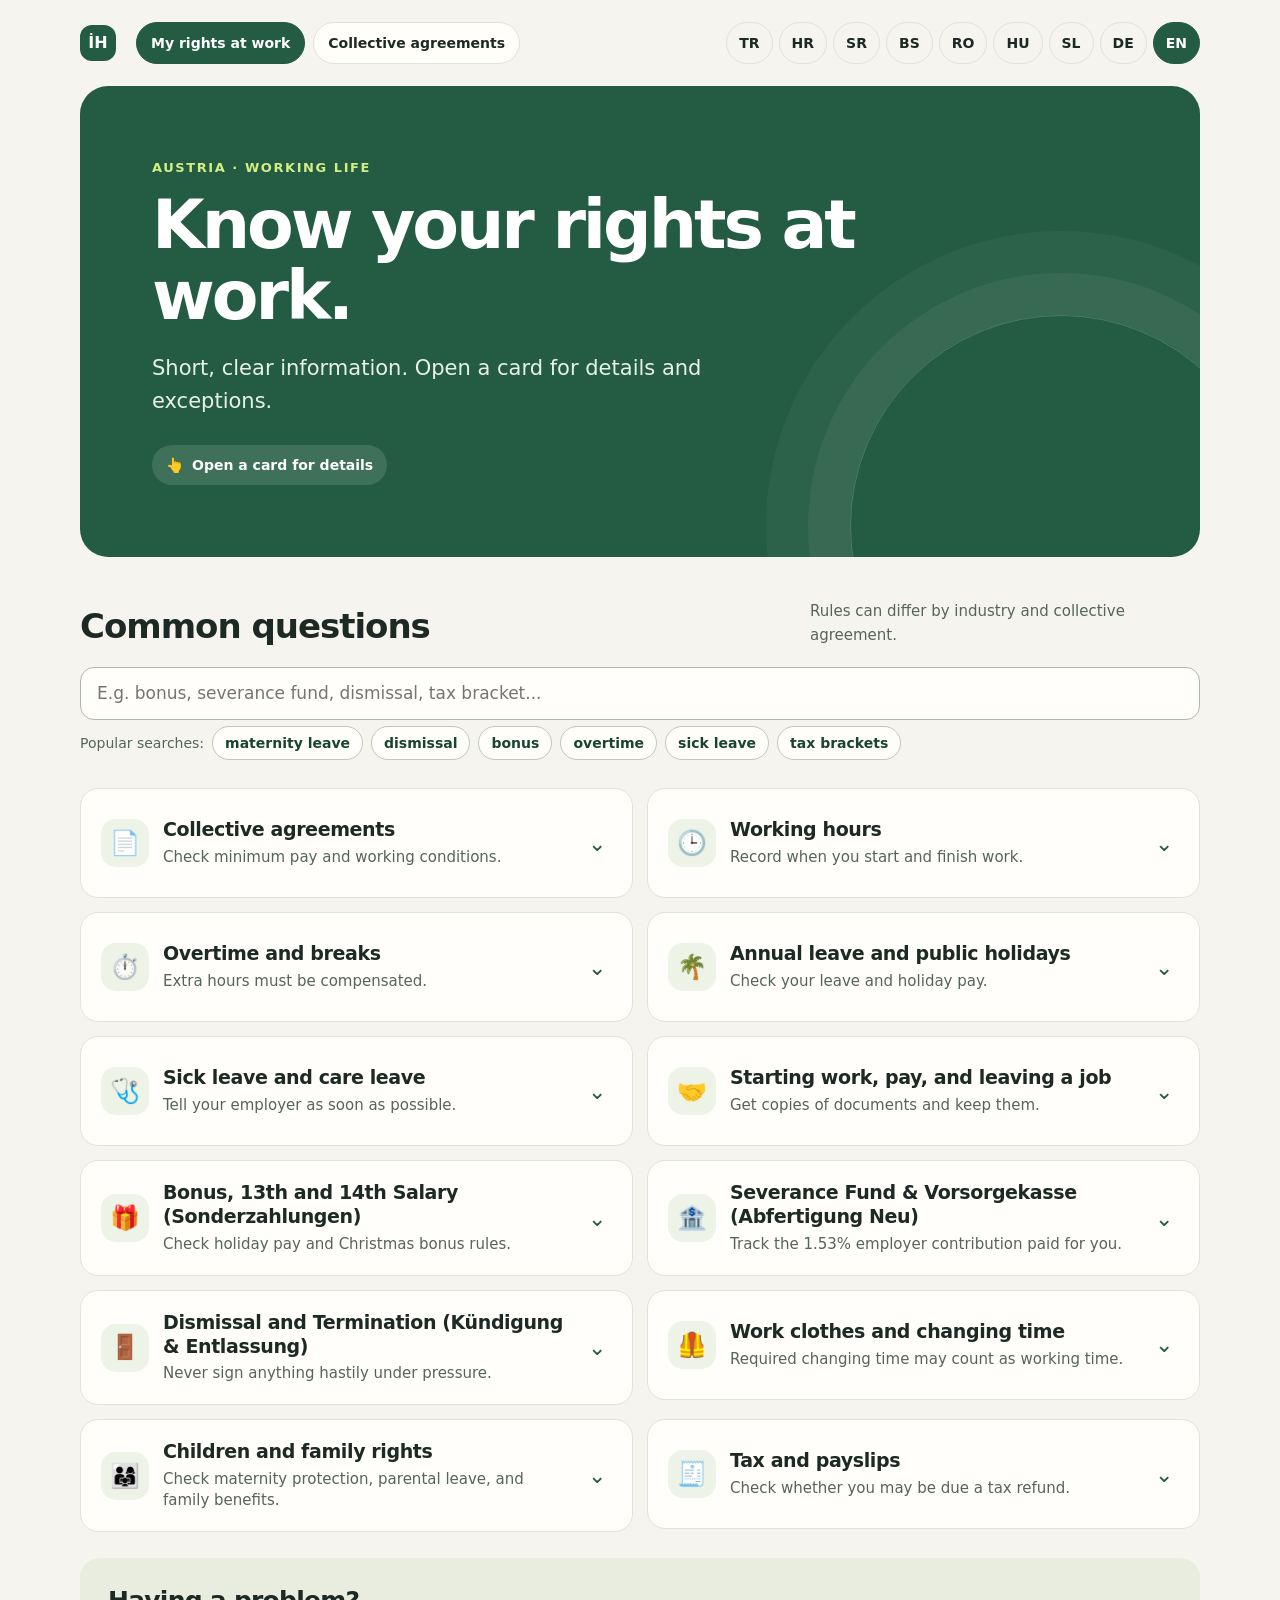
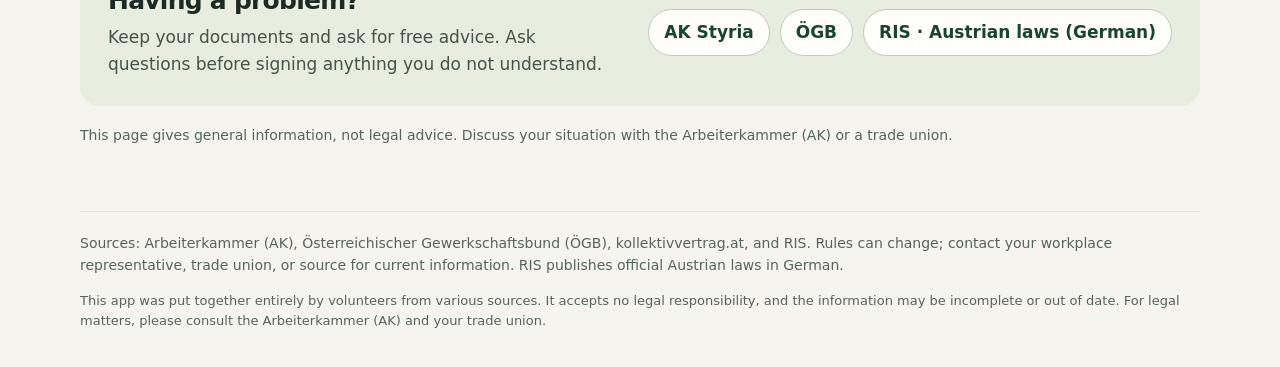
<file: index.html>
<!doctype html>
<html lang="tr">
<head>
  <meta charset="utf-8">
  <meta name="viewport" content="width=device-width, initial-scale=1">
  <meta name="theme-color" content="#f5f4ee">
  <meta name="description" content="Avusturya'da çalışanlar için sade ve çok dilli işçi hakları rehberi.">
  <title>İşçi olarak haklarım · Avusturya'da çalışma rehberi</title>
  <link rel="stylesheet" href="assets/styles.css">
</head>
<body>
  <div class="wrap">
    <header class="topbar">
      <a class="brand" href="#" aria-label="Haklarım - ana sayfa">
        <span class="brand-mark" aria-hidden="true">İH</span>
      </a>
      <nav class="page-nav" aria-label="Sayfalar">
        <a class="header-link" href="index.html" data-i18n="guideLink" aria-current="page">Haklarım</a>
        <a class="header-link" href="collective-agreements.html" data-i18n="catalogLink">Toplu sözleşmeler</a>
      </nav>
      <nav class="language" id="languages"></nav>
    </header>

    <section class="hero" aria-labelledby="page-title">
      <p class="eyebrow" data-i18n="eyebrow">Avusturya · Çalışma hayatı</p>
      <h1 id="page-title" data-i18n="title">İşçi olarak haklarım.</h1>
      <p class="hero-copy" data-i18n="intro">Kısa ve sade bilgiler. Bir karta dokun, ayrıntıları ve istisnaları gör.</p>
      <div class="hero-tip"><span aria-hidden="true">👆</span><span data-i18n="tip">Ayrıntı için kartları aç</span></div>
    </section>

    <main>
      <div class="section-heading">
        <h2 data-i18n="sectionTitle">En çok sorulan konular</h2>
        <p data-i18n="sectionIntro">Kurallar iş koluna ve toplu sözleşmeye göre değişebilir.</p>
      </div>

      <section class="guide-search" role="search">
        <label for="guideSearch" class="visually-hidden" data-i18n="searchLabel">Konu veya anahtar kelime ara</label>
        <input id="guideSearch" type="search" autocomplete="off" placeholder="Örn: annelik, ikramiye, kıdem tazminatı, kovulma, vergi dilimi...">
        <p class="concept-hint" id="searchSuggestions"></p>
        <p class="concept-hint" id="conceptHint" hidden></p>
        <p class="search-status" id="guideSearchStatus" aria-live="polite"></p>
      </section>

      <div class="cards" id="cards"></div>

      <div id="searchResultsSection" class="search-results-section" hidden></div>

      <p class="load-error" id="noCardResults" role="status" hidden></p>
      <p class="load-error" id="loadError" role="alert" hidden></p>

      <section class="help" aria-labelledby="help-title">
        <div>
          <h2 id="help-title" data-i18n="helpTitle">Bir sorun mu var?</h2>
          <p data-i18n="helpText">Belgelerini sakla ve ücretsiz danışmanlık iste. Anlamadığın bir şeyi imzalamadan önce sor.</p>
        </div>
        <div class="help-links" id="helpLinks"></div>
      </section>
      <p class="disclaimer" data-i18n="disclaimer">Bu sayfa genel bilgilendirmedir; hukuki danışmanlık değildir. Özel durumunu Arbeiterkammer (AK) veya sendika ile görüş.</p>
    </main>
    <footer data-i18n="footer">Kaynaklar: Arbeiterkammer (AK), Österreichischer Gewerkschaftsbund (ÖGB) ve kollektivvertrag.at. Bilgiler değişebilir; güncel durum için kaynağa danış.</footer>
    <p class="volunteer-note" role="note" data-shared="volunteerNote">Bu uygulama tamamen gönüllü olarak, çeşitli kaynaklardan derlenen bilgilerle hazırlanmıştır. Yasal bir sorumluluk üstlenmez; bilgiler eksik veya güncelliğini yitirmiş olabilir. Yasal konularda lütfen Arbeiterkammer (AK) ve sendikanızla görüşün.</p>
  </div>

  <script src="assets/common.js" defer></script>
  <script src="assets/semantic.js" defer></script>
  <script src="assets/search-retriever.js" defer></script>
  <script src="assets/tax-section.js" defer></script>
  <script src="assets/app.js" defer></script>
</body>
</html>
</file>
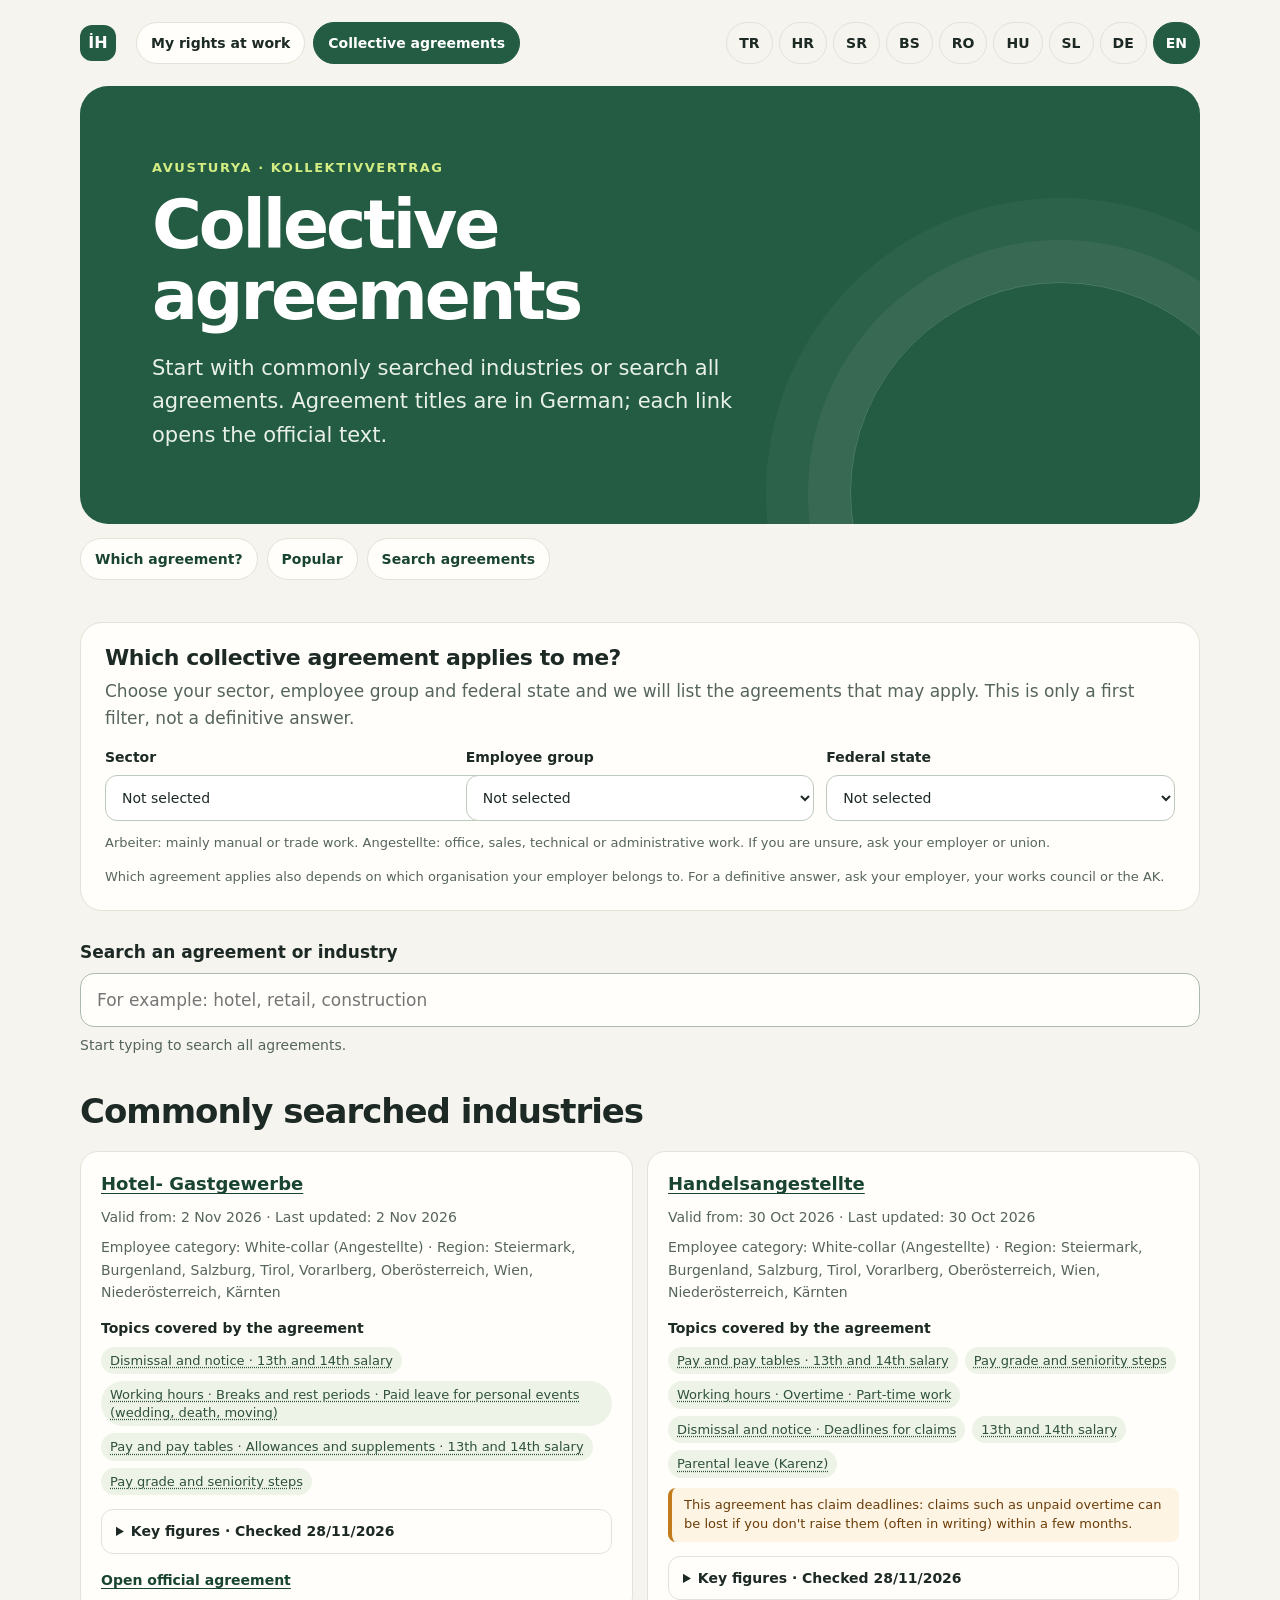
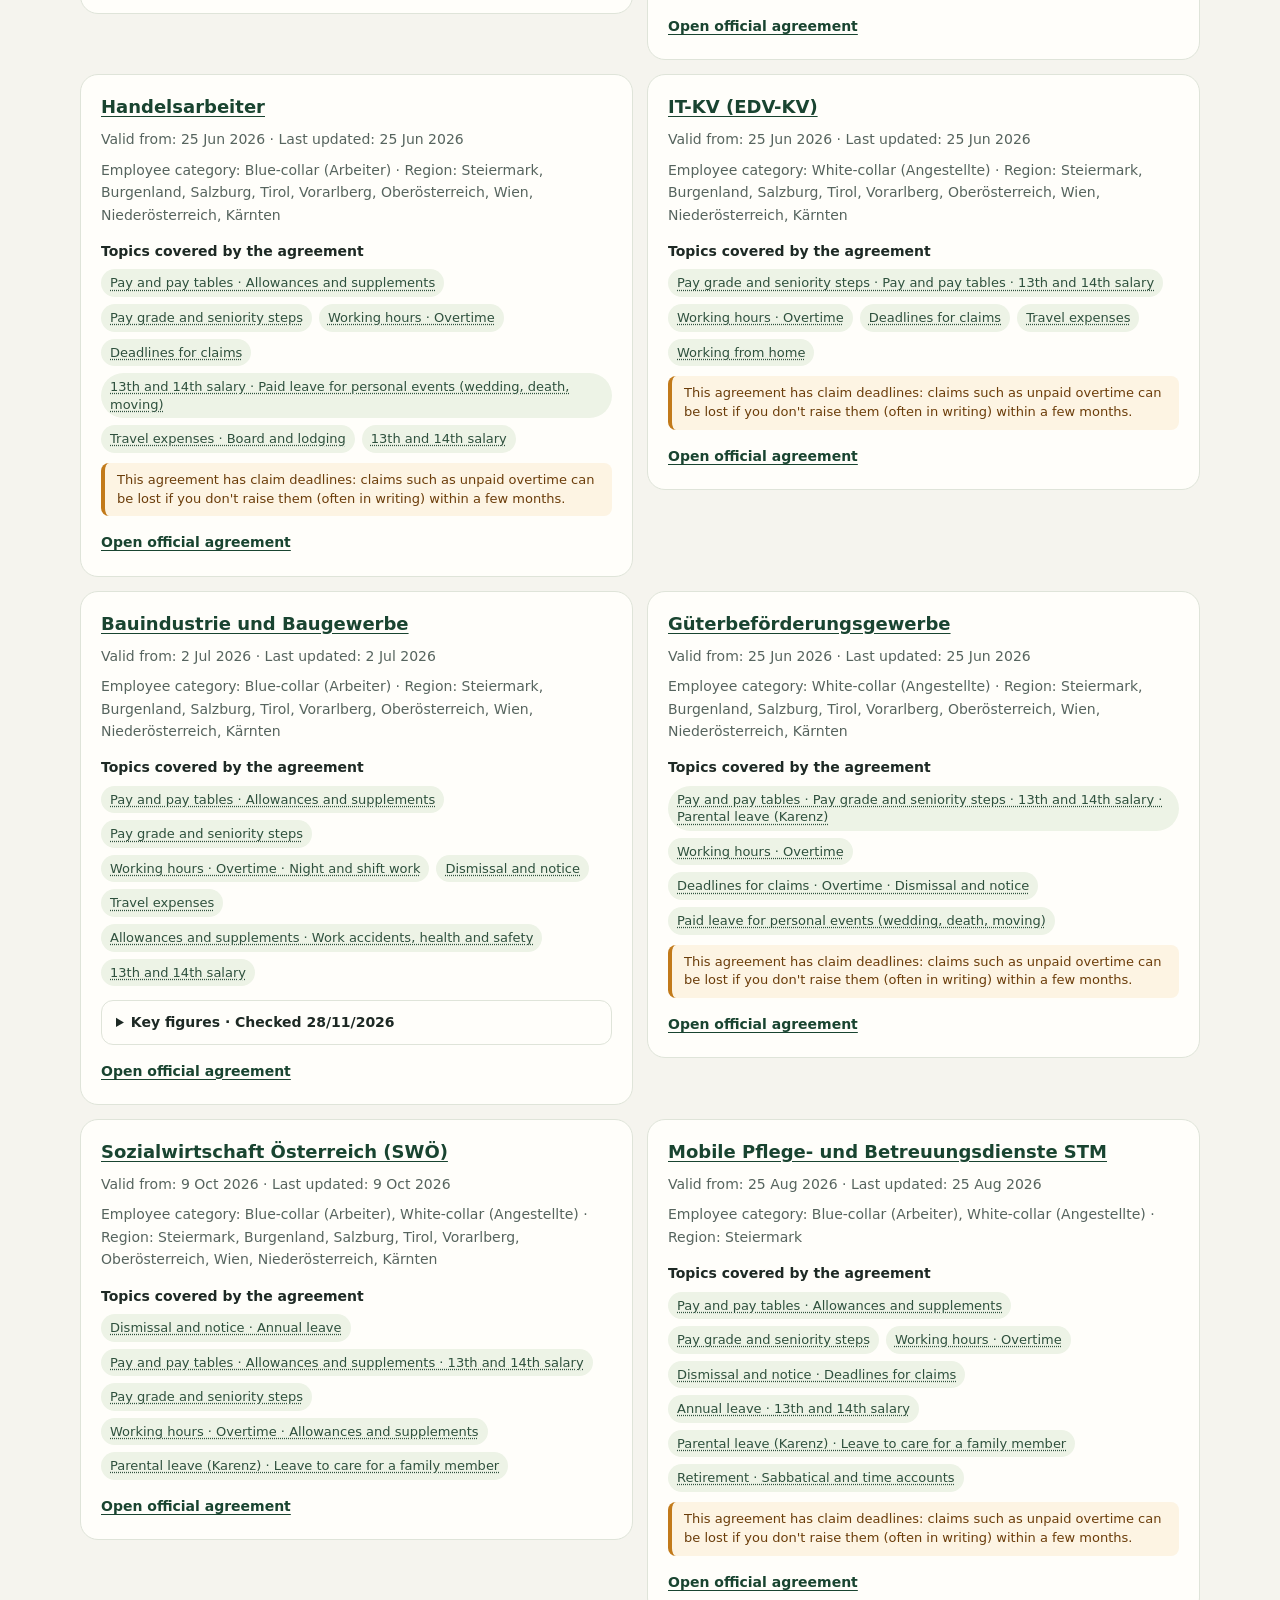
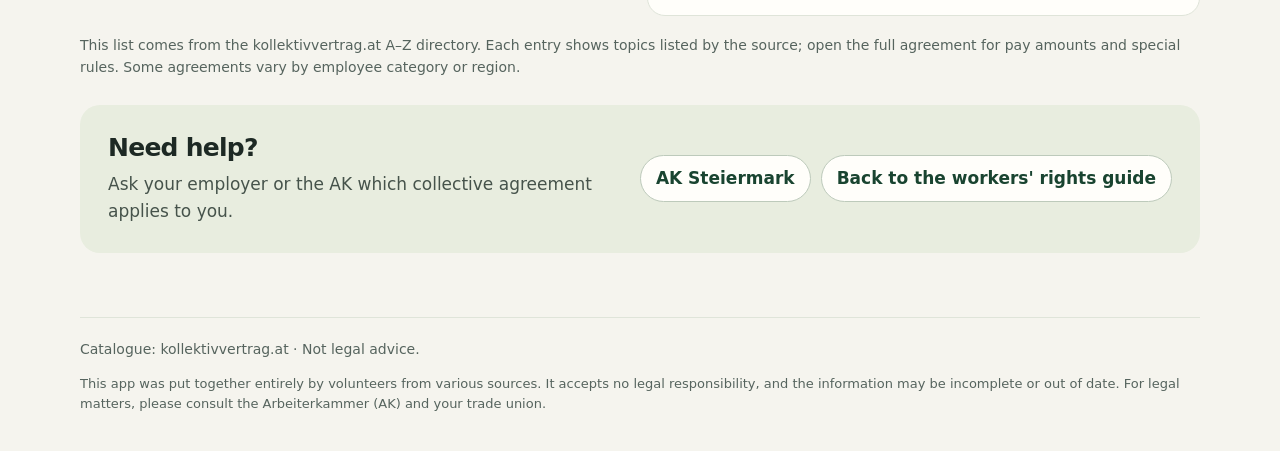
<file: collective-agreements.html>
<!doctype html>
<html lang="tr">
<head>
  <meta charset="utf-8">
  <meta name="viewport" content="width=device-width, initial-scale=1">
  <meta name="theme-color" content="#f5f4ee">
  <meta name="description" content="Avusturya'daki toplu sözleşmeleri sektörlere göre arayın.">
  <title>Toplu sözleşmeler · İşçi Haklarım</title>
  <link rel="stylesheet" href="assets/styles.css">
  <script src="assets/common.js" defer></script>
  <script src="assets/semantic.js" defer></script>
  <script src="assets/kv-facts.js" defer></script>
  <script src="assets/catalog.js" defer></script>
</head>
<body>
  <div class="wrap">
    <header class="topbar">
      <a class="brand" href="index.html">
        <span class="brand-mark" aria-hidden="true">İH</span>
      </a>
      <nav class="page-nav" aria-label="Sayfa bağlantıları">
        <a class="header-link" href="index.html" data-catalog="guideLink">Haklarım</a>
        <a class="header-link" href="collective-agreements.html" data-catalog="catalogLink" aria-current="page">Toplu sözleşmeler</a>
      </nav>
      <nav class="language" id="languages"></nav>
    </header>

    <section class="hero" aria-labelledby="page-title">
      <p class="eyebrow">Avusturya · Kollektivvertrag</p>
      <h1 id="page-title" data-catalog="pageTitle">Toplu sözleşmeler</h1>
      <p class="hero-copy" data-catalog="intro">Sık aranan sektörlere bakın veya tüm sözleşmeler arasında arama yapın.</p>
    </section>

    <nav class="section-jump" aria-label="Bölümlere git" data-employer-nav>
      <a href="#finder" data-shared="finderNav">Hangi sözleşme?</a>
      <a href="#popularSection" data-employer-ui="jumpPopular">Sık arananlar</a>
      <a href="#catalogSearch" data-employer-ui="jumpCatalog">KV ara</a>
    </nav>

    <main>
      <section class="finder" id="finder" aria-labelledby="finderTitle">
        <h2 id="finderTitle" data-shared="finderTitle">Sana hangi sözleşme uygulanır?</h2>
        <p data-shared="finderIntro"></p>
        <div class="finder-fields">
          <label><span data-shared="finderSector">Sektör</span><select id="finderSector"></select></label>
          <label><span data-shared="finderType">Çalışan grubu</span><select id="finderType"></select></label>
          <label><span data-shared="finderRegion">Eyalet</span><select id="finderRegion"></select></label>
        </div>
        <p class="finder-help" data-shared="typeHelp"></p>
        <p class="finder-status" id="finderStatus" aria-live="polite"></p>
        <p class="finder-tip" data-shared="finderTip"></p>
        <button type="button" class="concept-chip" id="finderReset" data-shared="finderReset" hidden>Seçimleri temizle</button>
      </section>

      <section class="catalog-search" id="catalogSearch" role="search">
        <label for="agreementSearch" data-catalog="searchLabel">Sözleşme veya sektör ara</label>
        <input id="agreementSearch" type="search" autocomplete="off" placeholder="Sektör adı veya sözleşme başlığı">
        <p id="resultCount" aria-live="polite"></p>
      </section>

      <section id="popularSection">
        <div class="section-heading">
          <h2 data-catalog="popularTitle">Sık aranan sektörler</h2>
        </div>
        <div class="agreement-grid" id="popularAgreements"></div>
      </section>

      <p id="catalogError" class="load-error" role="alert" hidden></p>
      <section class="all-agreements" aria-labelledby="allTitle" hidden>
        <div class="section-heading">
          <h2 id="allTitle" data-catalog="allTitle">Tüm sözleşmeler · A–Z</h2>
        </div>
        <div class="agreement-grid" id="allAgreements"></div>
        <p id="noResults" class="load-error" hidden></p>
      </section>

      <p class="disclaimer" data-catalog="disclaimer"></p>
      <section class="help">
        <div>
          <h2 data-catalog="helpTitle">Yardım mı gerekiyor?</h2>
          <p data-catalog="helpText">Hangi toplu sözleşmenin sana uygulandığını işverenine veya AK'ya sor.</p>
        </div>
        <div class="help-links">
          <a href="https://stmk.arbeiterkammer.at/ueberuns/kontakt/Kontakt.html" target="_blank" rel="noopener noreferrer">AK Steiermark</a>
          <a href="index.html" data-catalog="backToGuide">İşçi hakları rehberine dön</a>
        </div>
      </section>
    </main>
    <footer data-catalog="footer"></footer>
    <p class="volunteer-note" role="note" data-shared="volunteerNote">Bu uygulama tamamen gönüllü olarak, çeşitli kaynaklardan derlenen bilgilerle hazırlanmıştır. Yasal bir sorumluluk üstlenmez; bilgiler eksik veya güncelliğini yitirmiş olabilir. Yasal konularda lütfen Arbeiterkammer (AK) ve sendikanızla görüşün.</p>
  </div>
</body>
</html>
</file>
<file: assets/styles.css>
:root {
      color-scheme: light;
      --ink: #1d2924;
      --muted: #56645e;
      --paper: #f5f4ee;
      --card: #fffefa;
      --green: #245c43;
      --green-dark: #194430;
      --lime: #d3ed82;
      --line: #dfe4d9;
      --focus: #a64e12;
      font-family: Inter, ui-sans-serif, system-ui, -apple-system, BlinkMacSystemFont, "Segoe UI", sans-serif;
      font-synthesis: none;
      text-rendering: optimizeLegibility;
    }

    * { box-sizing: border-box; }

    body {
      margin: 0;
      background: var(--paper);
      color: var(--ink);
      font-size: 17px;
      line-height: 1.6;
    }

    a { color: var(--green-dark); text-underline-offset: 3px; }
    a:hover { text-decoration-thickness: 2px; }
    button, summary { font: inherit; }
    button:focus-visible, a:focus-visible, summary:focus-visible {
      outline: 3px solid var(--focus);
      outline-offset: 4px;
    }

    .wrap { width: min(1120px, calc(100% - 40px)); margin-inline: auto; }
    .topbar { display: flex; justify-content: space-between; align-items: center; gap: 20px; padding-block: 22px; }
    .brand { display: inline-flex; align-items: center; gap: 10px; color: var(--ink); font-size: 16px; font-weight: 800; text-decoration: none; }
    .brand-mark { display: grid; width: 36px; height: 36px; place-items: center; border-radius: 12px; background: var(--green); color: white; }
    .page-nav { display: flex; flex: 1; flex-wrap: wrap; gap: 8px; }
    .header-link { min-height: 42px; display: inline-flex; align-items: center; padding: 7px 14px; border: 1px solid var(--line); border-radius: 999px; background: var(--card); color: var(--ink); font-size: 14px; font-weight: 750; text-decoration: none; }
    .header-link[aria-current="page"] { border-color: var(--green); background: var(--green); color: white; }
    .language { display: flex; flex-wrap: wrap; justify-content: flex-end; gap: 6px; }
    .language button {
      min-height: 42px;
      padding: 7px 12px;
      border: 1px solid var(--line);
      border-radius: 999px;
      background: transparent;
      color: var(--ink);
      cursor: pointer;
      font-size: 14px;
      font-weight: 700;
    }
    .language button[aria-pressed="true"] { border-color: var(--green); background: var(--green); color: white; }

    .hero {
      position: relative;
      overflow: hidden;
      padding: clamp(32px, 7vw, 72px);
      border-radius: 28px;
      background: var(--green);
      color: white;
    }
    .hero::after {
      position: absolute;
      right: -72px;
      bottom: -180px;
      width: 420px;
      height: 420px;
      border: 1px solid rgb(255 255 255 / 18%);
      border-radius: 50%;
      box-shadow: 0 0 0 42px rgb(255 255 255 / 5%), 0 0 0 84px rgb(255 255 255 / 4%);
      content: "";
      pointer-events: none;
    }
    .eyebrow { margin: 0 0 10px; color: var(--lime); font-size: 13px; font-weight: 800; letter-spacing: .12em; text-transform: uppercase; }
    h1 { max-width: 720px; margin: 0; font-size: clamp(38px, 7vw, 68px); letter-spacing: -.045em; line-height: 1.05; }
    .hero-copy { max-width: 590px; margin: 20px 0 0; color: #e8f0e9; font-size: clamp(18px, 2.4vw, 21px); }
    .hero-tip { display: inline-flex; align-items: center; gap: 9px; margin-top: 26px; padding: 9px 14px; border-radius: 999px; background: rgb(255 255 255 / 12%); font-size: 14px; font-weight: 700; }
    .section-jump { display: flex; flex-wrap: wrap; gap: 9px; margin-top: 14px; }
    .section-jump a { min-height: 42px; display: inline-flex; align-items: center; padding: 7px 14px; border: 1px solid var(--line); border-radius: 999px; background: var(--card); font-size: 14px; font-weight: 750; text-decoration: none; }
    .section-jump a:hover { border-color: var(--green); }

    main { padding-block: 42px 64px; }
    .section-heading { display: flex; justify-content: space-between; align-items: end; gap: 20px; margin-bottom: 20px; }
    h2 { margin: 0; font-size: clamp(25px, 4vw, 34px); letter-spacing: -.03em; line-height: 1.2; }
    .section-heading p { max-width: 390px; margin: 0; color: var(--muted); font-size: 15px; }
    .cards { display: grid; grid-template-columns: repeat(2, minmax(0, 1fr)); align-items: start; gap: 14px; }
    .card { min-width: 0; border: 1px solid var(--line); border-radius: 18px; background: var(--card); }
    .card[open] { border-color: #9eb8a1; box-shadow: 0 10px 24px rgb(29 41 36 / 5%); }
    .card summary { display: grid; grid-template-columns: 48px 1fr 24px; align-items: center; gap: 14px; min-height: 108px; padding: 20px; cursor: pointer; list-style: none; }
    .card summary::-webkit-details-marker { display: none; }
    .card-icon { display: grid; width: 48px; height: 48px; place-items: center; border-radius: 15px; background: #edf3e6; font-size: 24px; }
    .card-title { display: block; font-size: 19px; font-weight: 800; letter-spacing: -.02em; line-height: 1.25; }
    .card-teaser { display: block; margin-top: 5px; color: var(--muted); font-size: 15px; line-height: 1.4; }
    .chevron { color: var(--green); font-size: 22px; transition: transform .18s ease; }
    .card[open] .chevron { transform: rotate(180deg); }
    .card-body { padding: 0 22px 22px 82px; }
    .card-body p { margin: 0 0 10px; }
    .card-body ul { margin: 0; padding-left: 20px; }
    .card-body li { margin-top: 8px; padding-left: 3px; }
    .card-body li::marker { color: var(--green); }
    .sources { display: flex; flex-wrap: wrap; gap: 8px 16px; margin-top: 18px; padding-top: 14px; border-top: 1px solid var(--line); font-size: 14px; font-weight: 700; }
    .load-error { margin: 14px 0; padding: 12px 16px; border: 1px solid #d5aa9a; border-radius: 12px; background: #fff3ef; color: #722d19; }

    .tax-embedded { margin-top: 18px; padding-top: 14px; border-top: 1px solid var(--line); }
    .tax-embedded-title { margin: 0 0 8px; font-size: 16px; font-weight: 800; }
    .tax-table-wrap { overflow-x: auto; margin-block: 12px; }
    .tax-table { width: 100%; min-width: 280px; border-collapse: collapse; text-align: left; font-size: 14px; }
    .tax-table th, .tax-table td { padding: 8px 10px; border-bottom: 1px solid var(--line); }
    .tax-table th { background: #edf3e6; }
    .pay-note { color: var(--muted); font-size: 13px; }

    .visually-hidden {
      position: absolute;
      width: 1px;
      height: 1px;
      padding: 0;
      margin: -1px;
      overflow: hidden;
      clip: rect(0, 0, 0, 0);
      white-space: nowrap;
      border: 0;
    }

    .guide-search { display: grid; gap: 6px; margin-bottom: 22px; }
    .guide-search input { width: 100%; min-height: 52px; padding: 12px 16px; border: 1px solid #aeb9ad; border-radius: 14px; background: var(--card); color: var(--ink); font: inherit; }
    .guide-search input:focus-visible { outline: 3px solid var(--focus); outline-offset: 3px; }
    .guide-search .search-status { margin: 0; color: var(--muted); font-size: 14px; }

    .guide-search .concept-hint { display: flex; flex-wrap: wrap; align-items: center; gap: 6px 8px; margin: 0; color: var(--muted); font-size: 14px; }
    .concept-hint[hidden] { display: none; }
    .review-line { margin: 14px 0 0; color: var(--muted); font-size: 13px; }
    .review-line.stale { color: #8a4b12; }
    .concept-chip { min-height: 34px; padding: 4px 12px; border: 1px solid #bdcabb; border-radius: 999px; background: var(--card); color: var(--green-dark); cursor: pointer; font-size: 14px; font-weight: 750; }
    .concept-chip:hover { border-color: var(--green); }

    .search-results-section { margin-top: 30px; }
    .search-results-title { margin: 0 0 14px; font-size: 20px; letter-spacing: -.02em; }
    .search-results-section .finder-link, .finder-link { display: inline-block; margin: 0 0 14px; font-weight: 800; }
    .search-results-list { display: grid; grid-template-columns: repeat(2, minmax(0, 1fr)); align-items: start; gap: 14px; }
    .search-result-card { min-width: 0; padding: 18px 20px; border: 1px solid var(--line); border-radius: 18px; background: var(--card); }
    .search-result-card h4 { margin: 0; font-size: 17px; line-height: 1.35; }
    .search-result-card .search-result-meta { display: block; margin-top: 4px; color: var(--muted); font-size: 13px; }
    .search-result-card .topic-list { margin: 10px 0 0; padding-left: 18px; font-size: 15px; }
    .search-result-card p { margin: 10px 0 0; font-size: 15px; }
    .search-result-card a { display: inline-block; margin-top: 12px; font-size: 14px; font-weight: 800; }
    .lang-badge { display: inline-block; margin-left: 8px; padding: 1px 7px; border-radius: 6px; background: #edf3e6; color: #2e503d; font-size: 12px; font-weight: 800; vertical-align: middle; }

    .volunteer-note { margin: 0; padding: 0 0 36px; color: var(--muted); font-size: 13px; line-height: 1.55; }

    .finder { margin: 0 0 28px; padding: 22px 24px; border: 1px solid var(--line); border-radius: 22px; background: var(--card); }
    .finder h2 { margin: 0 0 6px; font-size: 22px; letter-spacing: -.02em; }
    .finder > p { margin: 0 0 14px; color: var(--muted); }
    .finder-fields { display: grid; grid-template-columns: repeat(3, minmax(0, 1fr)); gap: 12px; }
    .finder-fields label { display: grid; gap: 6px; font-size: 14px; font-weight: 750; }
    .finder-fields select { min-height: 46px; padding: 8px 12px; border: 1px solid #bdcabb; border-radius: 12px; background: #fff; color: var(--ink, inherit); font: inherit; font-weight: 500; }
    .finder .finder-help { margin: 12px 0 0; font-size: 13px; }
    .finder .finder-status { margin: 14px 0 0; color: var(--ink, inherit); font-weight: 800; }
    .finder .finder-tip { margin: 6px 0 0; font-size: 13px; }
    .finder .concept-chip { margin-top: 12px; }
    .match-line { margin: 8px 0 0; color: var(--green-dark); font-size: 13px; font-weight: 750; }
    .topic-list li.topic-hit { font-weight: 800; }
    .topic-list li.topic-hit::after { content: " ★"; color: var(--green); }
    /* Konu, sözleşmenin ilgili bölümüne bağlıysa (topic-id) */
    .topic-list li a, .search-result-card .topic-list li a { display: inline; margin: 0; color: inherit; font-size: inherit; font-weight: inherit; text-decoration: underline dotted; text-underline-offset: 2px; }

    .catalog-search { display: grid; grid-template-columns: 1fr; gap: 7px; margin: 0 0 34px; }
    .catalog-search label { font-weight: 800; }
    .catalog-search input { width: 100%; min-height: 54px; padding: 12px 16px; border: 1px solid #aeb9ad; border-radius: 14px; background: var(--card); color: var(--ink); font: inherit; }
    .catalog-search input:focus-visible { outline: 3px solid var(--focus); outline-offset: 3px; }
    .catalog-search p { margin: 0; color: var(--muted); font-size: 14px; }
    .agreement-grid { display: grid; grid-template-columns: repeat(2, minmax(0, 1fr)); align-items: start; gap: 14px; }
    .agreement-card { min-width: 0; padding: 20px; border: 1px solid var(--line); border-radius: 18px; background: var(--card); }
    .agreement-card h3 { margin: 0; font-size: 18px; line-height: 1.35; }
    .agreement-card h3 a { color: var(--green-dark); }
    .agreement-card .agreement-date { margin: 9px 0 0; color: var(--muted); font-size: 14px; }
    .agreement-card .agreement-applicability { margin: 8px 0 0; color: var(--muted); font-size: 14px; }
    .agreement-card .topic-label { margin: 14px 0 7px; font-size: 14px; font-weight: 800; }
    .topic-list { display: flex; flex-wrap: wrap; gap: 7px; margin: 0; padding: 0; list-style: none; }
    .topic-list li { padding: 5px 9px; border-radius: 999px; background: #edf3e6; color: #2e503d; font-size: 13px; line-height: 1.35; }
    .agreement-card .agreement-open { display: inline-block; margin-top: 15px; font-size: 14px; font-weight: 800; }
    .company-examples { margin-top: 14px; padding: 12px 14px; border-radius: 12px; background: #f0f3eb; }
    .company-examples h4 { margin: 0; font-size: 14px; }
    .company-examples ul { margin: 6px 0 0; padding-left: 18px; }
    .company-examples li { margin-top: 5px; }
    .company-examples p { margin: 3px 0 0; color: var(--muted); font-size: 13px; }
    /* Hak düşürücü süre uyarısı ve "önemli rakamlar" (content/kv-facts.json) */
    .deadline-warning { margin: 10px 0 0; padding: 8px 12px; border-left: 4px solid #c27a1a; border-radius: 8px; background: #fdf4e3; color: #6b3d0a; font-size: 13px; line-height: 1.45; }
    .kv-facts { margin-top: 14px; padding: 10px 14px; border: 1px solid var(--line); border-radius: 12px; background: var(--card); }
    .kv-facts > summary { cursor: pointer; font-weight: 800; font-size: 14px; }
    .kv-facts-unreviewed { margin: 8px 0 0; color: #8a4b12; font-size: 13px; }
    .kv-facts-list { display: grid; grid-template-columns: minmax(0, 11em) minmax(0, 1fr); gap: 8px 14px; margin: 10px 0 0; font-size: 14px; }
    .kv-facts-list dt { color: var(--muted); }
    .kv-facts-list dd { margin: 0; }
    .kv-facts-list dd ul { margin: 2px 0 0; padding-left: 18px; }
    .kv-facts-meta { display: block; color: var(--muted); font-size: 12px; }
    .kv-facts-note summary { cursor: pointer; color: var(--muted); font-size: 12px; }
    .kv-facts-note p { margin: 4px 0; font-size: 13px; }
    .kv-facts-note a { font-size: 12px; overflow-wrap: anywhere; }
    .kv-facts-disclaimer { margin: 10px 0 0; color: var(--muted); font-size: 12px; }
    @media (max-width: 560px) { .kv-facts-list { grid-template-columns: 1fr; gap: 2px; } .kv-facts-list dd { margin-bottom: 8px; } }
    .all-agreements { margin-top: 38px; }

    .help {
      display: grid;
      grid-template-columns: 1fr auto;
      align-items: center;
      gap: 28px;
      margin-top: 26px;
      padding: 28px;
      border-radius: 20px;
      background: #e8eddf;
    }
    .help h2 { font-size: 25px; }
    .help p { margin: 8px 0 0; color: #46534b; }
    .help-links { display: flex; flex-wrap: wrap; gap: 10px; }
    .help-links a { display: inline-flex; min-height: 46px; align-items: center; padding: 9px 15px; border: 1px solid #bdcabb; border-radius: 999px; background: var(--card); font-weight: 750; text-decoration: none; }
    .help-links a:hover { border-color: var(--green); }
    .disclaimer { margin: 18px 0 0; color: var(--muted); font-size: 14px; }
    footer { padding-block: 20px 14px; border-top: 1px solid var(--line); color: var(--muted); font-size: 14px; }

    @media (max-width: 720px) {
      .wrap { width: min(100% - 28px, 600px); }
      .topbar { align-items: flex-start; flex-wrap: wrap; }
      .brand { padding-top: 4px; }
      .language { width: 100%; max-width: none; justify-content: flex-start; }
      .language button { min-height: 38px; padding: 5px 9px; font-size: 13px; }
      .hero { border-radius: 22px; }
      .hero::after { right: -250px; }
      .section-heading { display: block; }
      .section-heading p { margin-top: 9px; }
      .cards { grid-template-columns: 1fr; gap: 10px; }
      .agreement-grid { grid-template-columns: 1fr; gap: 10px; }
      .search-results-list { grid-template-columns: 1fr; gap: 10px; }
      .finder-fields { grid-template-columns: 1fr; }
      .card summary { min-height: 96px; padding: 16px; }
      .card-body { padding: 0 18px 20px 78px; }
      .help { grid-template-columns: 1fr; padding: 22px; }
    }

    @media (prefers-reduced-motion: reduce) {
      *, *::before, *::after { scroll-behavior: auto !important; transition-duration: .01ms !important; }
    }
</file>
